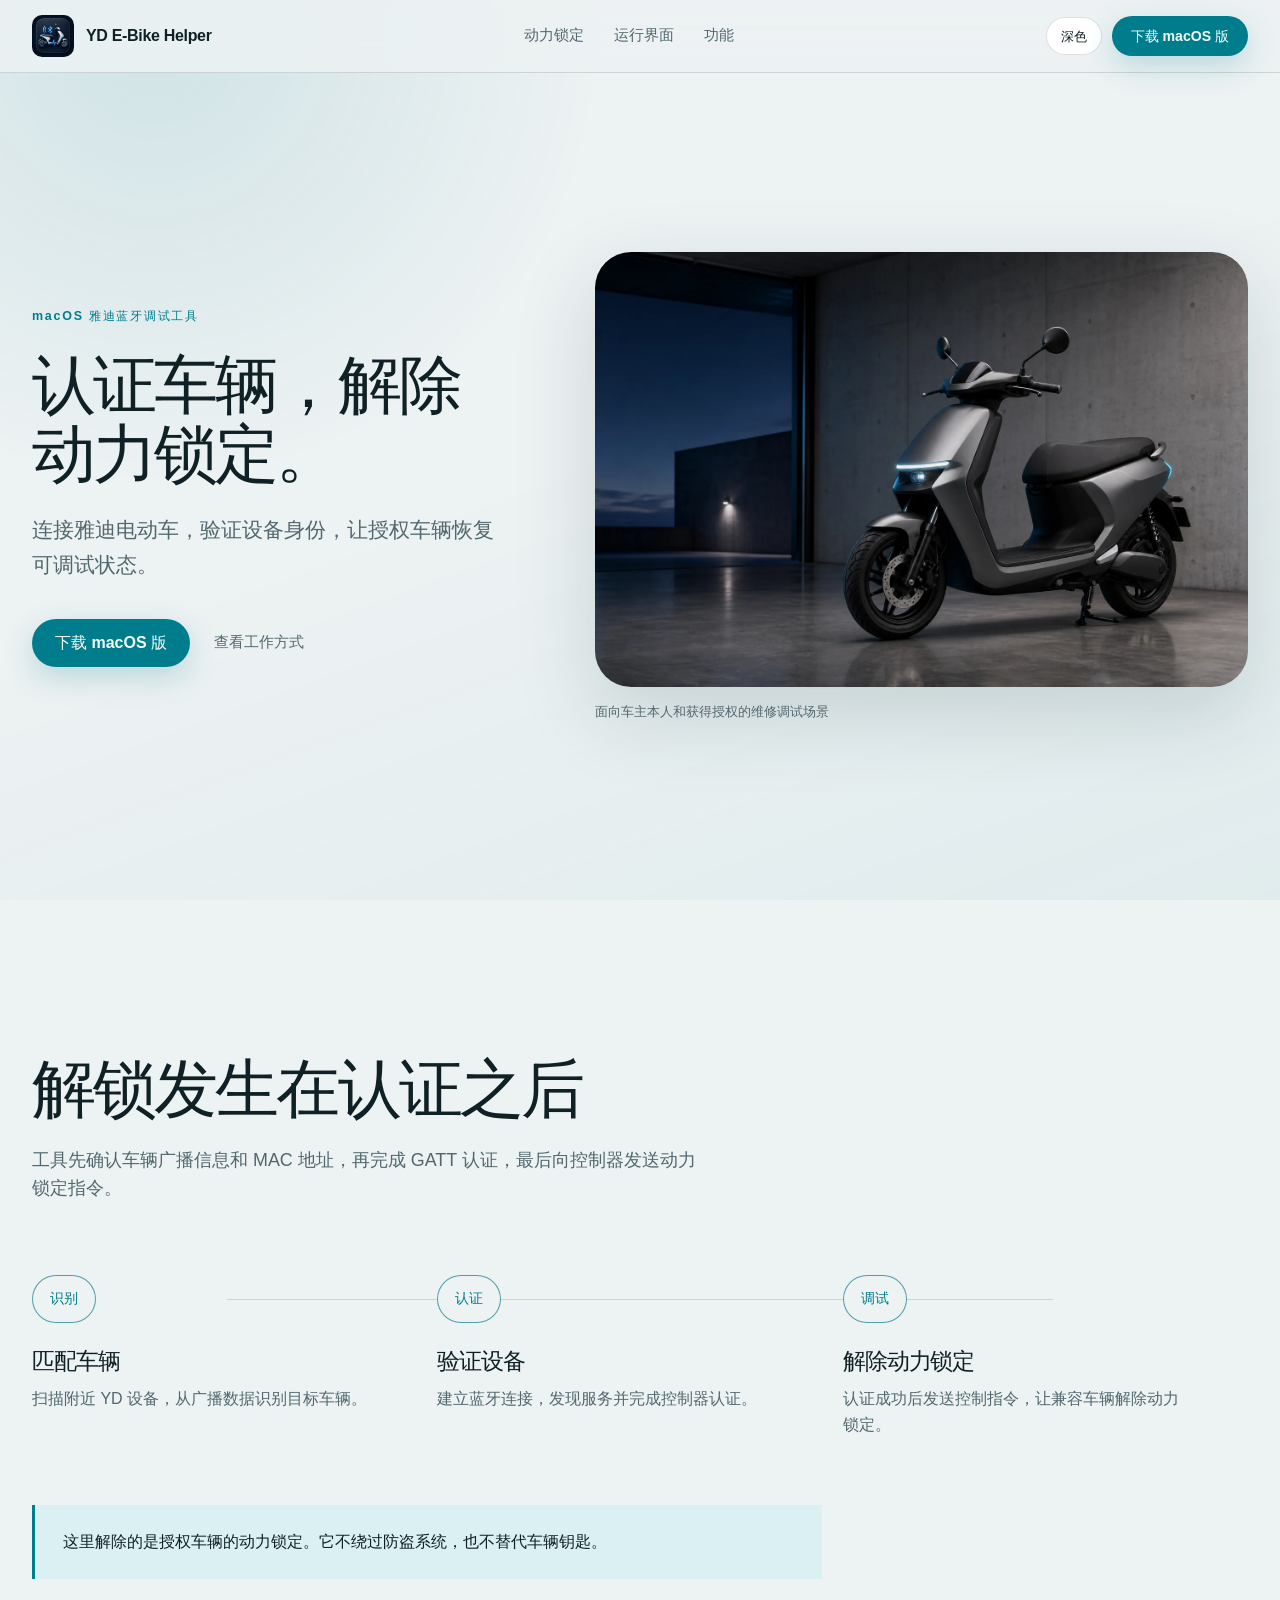
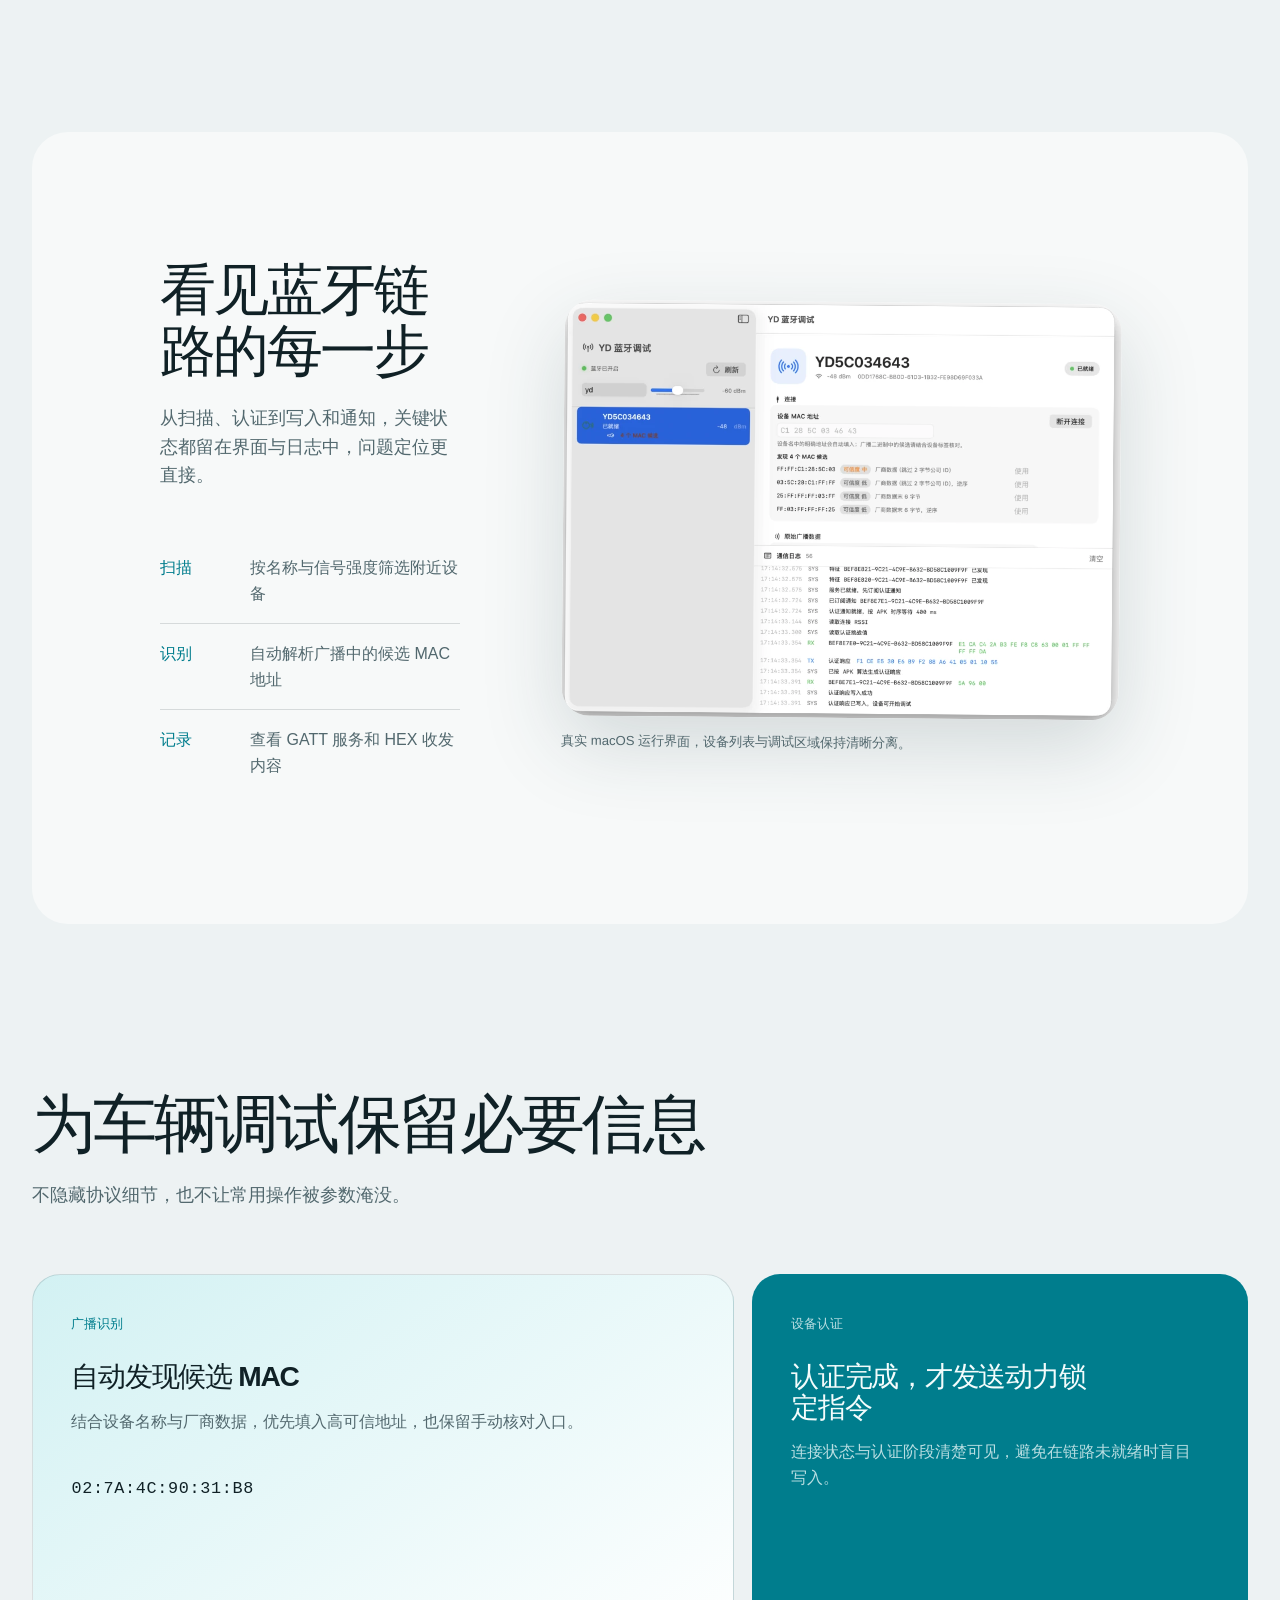
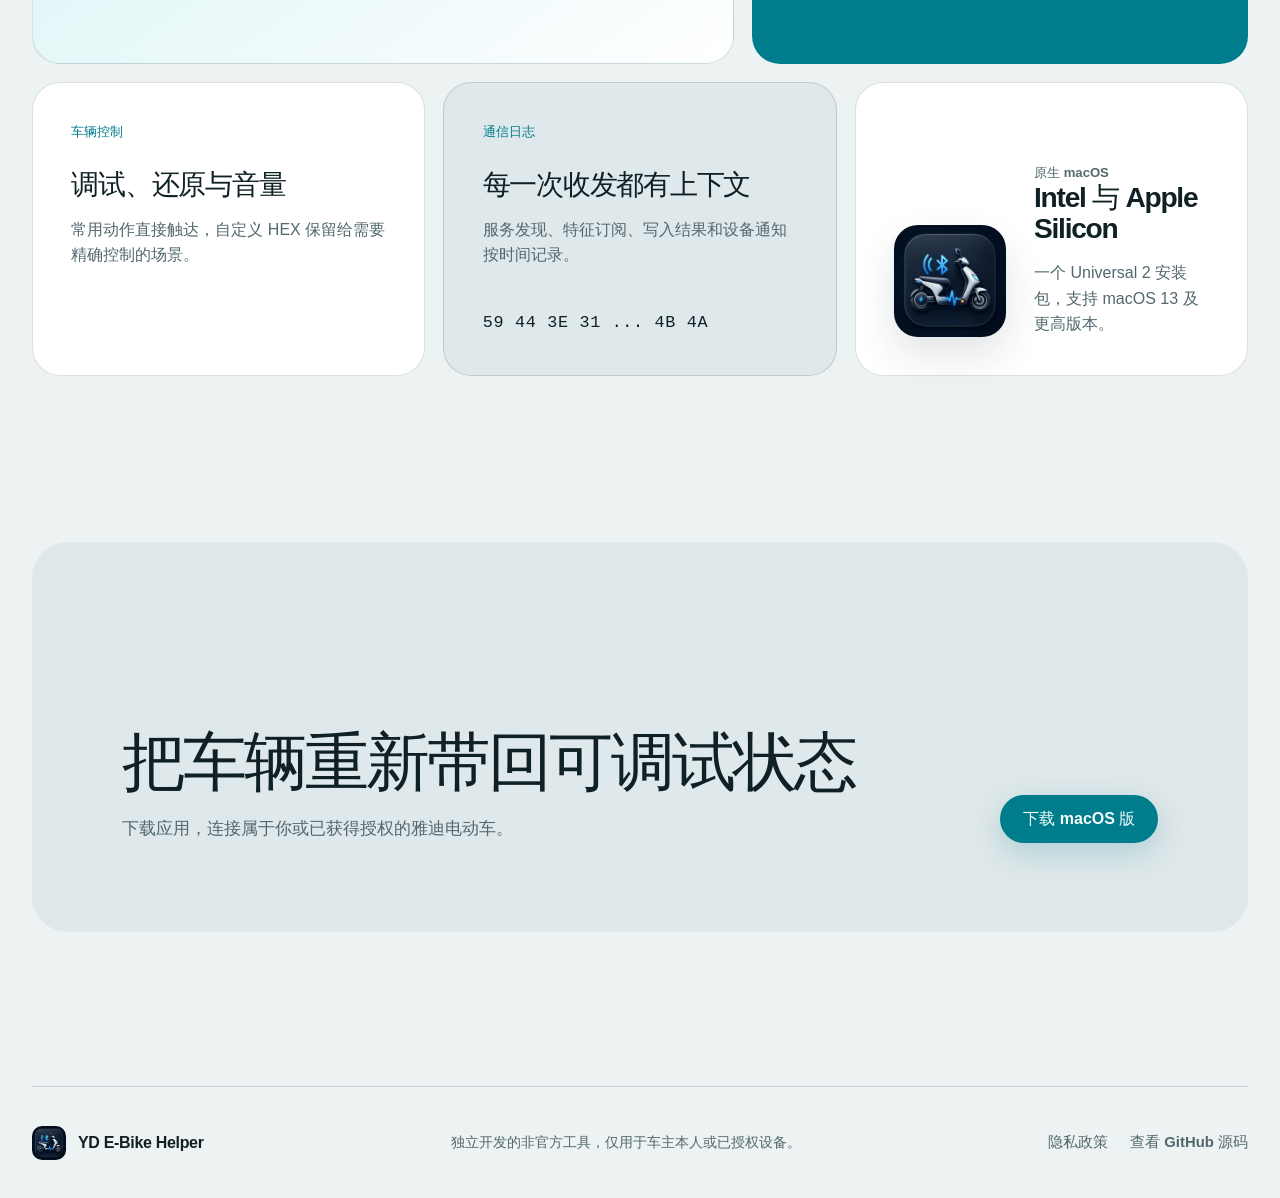
<file: docs/index.html>
<!doctype html>
<html lang="zh-CN">
<head>
  <meta charset="utf-8">
  <meta name="viewport" content="width=device-width, initial-scale=1">
  <meta name="description" content="YD E-Bike Helper 是一款雅迪电动车 BLE 蓝牙调试工具，支持设备扫描、认证、动力锁定管理、指令发送和通信日志。">
  <meta name="theme-color" content="#0a1215">
  <meta property="og:type" content="website">
  <meta property="og:title" content="YD E-Bike Helper">
  <meta property="og:description" content="连接雅迪电动车，完成设备认证，在授权范围内解除车辆动力锁定。">
  <meta property="og:image" content="https://cbdt-jwt.github.io/yd-ebike-helper/assets/hero-ebike.webp">
  <meta property="og:url" content="https://cbdt-jwt.github.io/yd-ebike-helper/">
  <title>YD E-Bike Helper | 雅迪电动车蓝牙调试工具</title>
  <link rel="icon" href="assets/app-icon.webp" type="image/webp">
  <link rel="preload" href="assets/hero-ebike.webp" as="image" type="image/webp">
  <script>document.documentElement.classList.add("js");</script>
  <link rel="stylesheet" href="styles.css">
  <script type="application/ld+json">
  {
    "@context": "https://schema.org",
    "@type": "SoftwareApplication",
    "name": "YD E-Bike Helper",
    "applicationCategory": "UtilitiesApplication",
    "operatingSystem": "macOS 13 or later",
    "description": "面向雅迪电动车的 macOS BLE 蓝牙调试工具。",
    "downloadUrl": "https://github.com/CBDT-JWT/yd-ebike-helper/releases/latest",
    "softwareVersion": "1.0.0"
  }
  </script>
</head>
<body>
  <a class="skip-link" href="#main">跳到主要内容</a>

  <header class="site-header">
    <nav class="nav-shell" aria-label="主导航">
      <a class="brand" href="#top" aria-label="YD E-Bike Helper 首页">
        <img src="assets/app-icon.webp" width="42" height="42" alt="">
        <span>YD E-Bike Helper</span>
      </a>

      <div class="nav-links">
        <a href="#unlock">动力锁定</a>
        <a href="#interface">运行界面</a>
        <a href="#features">功能</a>
      </div>

      <div class="nav-actions">
        <button class="theme-button" type="button" data-theme-toggle aria-label="切换明暗主题">主题</button>
        <a class="button button-small" href="https://github.com/CBDT-JWT/yd-ebike-helper/releases/latest">下载 macOS 版</a>
      </div>
    </nav>
  </header>

  <main id="main">
    <section class="hero" id="top">
      <div class="hero-copy">
        <p class="eyebrow">macOS 雅迪蓝牙调试工具</p>
        <h1>认证车辆，解除动力锁定。</h1>
        <p class="hero-summary">连接雅迪电动车，验证设备身份，让授权车辆恢复可调试状态。</p>
        <div class="hero-actions">
          <a class="button" href="https://github.com/CBDT-JWT/yd-ebike-helper/releases/latest">下载 macOS 版</a>
          <a class="text-link" href="#unlock">查看工作方式</a>
        </div>
      </div>

      <figure class="hero-visual">
        <img src="assets/hero-ebike.webp" width="1536" height="1024" fetchpriority="high" alt="一辆处于授权诊断环境中的现代电动车">
        <figcaption>面向车主本人和获得授权的维修调试场景</figcaption>
      </figure>
    </section>

    <section class="unlock-section reveal" id="unlock">
      <div class="unlock-intro">
        <h2>解锁发生在认证之后</h2>
        <p>工具先确认车辆广播信息和 MAC 地址，再完成 GATT 认证，最后向控制器发送动力锁定指令。</p>
      </div>

      <ol class="flow-list" aria-label="车辆动力锁定解除流程">
        <li>
          <span class="flow-marker">识别</span>
          <div>
            <h3>匹配车辆</h3>
            <p>扫描附近 YD 设备，从广播数据识别目标车辆。</p>
          </div>
        </li>
        <li>
          <span class="flow-marker">认证</span>
          <div>
            <h3>验证设备</h3>
            <p>建立蓝牙连接，发现服务并完成控制器认证。</p>
          </div>
        </li>
        <li>
          <span class="flow-marker">调试</span>
          <div>
            <h3>解除动力锁定</h3>
            <p>认证成功后发送控制指令，让兼容车辆解除动力锁定。</p>
          </div>
        </li>
      </ol>

      <p class="boundary-note">这里解除的是授权车辆的动力锁定。它不绕过防盗系统，也不替代车辆钥匙。</p>
    </section>

    <section class="interface-section reveal" id="interface">
      <div class="interface-copy">
        <h2>看见蓝牙链路的每一步</h2>
        <p>从扫描、认证到写入和通知，关键状态都留在界面与日志中，问题定位更直接。</p>

        <dl class="interface-facts">
          <div>
            <dt>扫描</dt>
            <dd>按名称与信号强度筛选附近设备</dd>
          </div>
          <div>
            <dt>识别</dt>
            <dd>自动解析广播中的候选 MAC 地址</dd>
          </div>
          <div>
            <dt>记录</dt>
            <dd>查看 GATT 服务和 HEX 收发内容</dd>
          </div>
        </dl>
      </div>

      <figure class="app-shot">
        <img src="assets/app-scan.webp" width="980" height="732" loading="lazy" alt="YD E-Bike Helper 正在扫描雅迪蓝牙设备的真实运行界面">
        <figcaption>真实 macOS 运行界面，设备列表与调试区域保持清晰分离。</figcaption>
      </figure>
    </section>

    <section class="features-section reveal" id="features">
      <div class="section-heading">
        <h2>为车辆调试保留必要信息</h2>
        <p>不隐藏协议细节，也不让常用操作被参数淹没。</p>
      </div>

      <div class="feature-grid">
        <article class="feature feature-mac">
          <p class="feature-label">广播识别</p>
          <h3>自动发现候选 MAC</h3>
          <p>结合设备名称与厂商数据，优先填入高可信地址，也保留手动核对入口。</p>
          <code aria-label="示例 MAC 地址">02:7A:4C:90:31:B8</code>
        </article>

        <article class="feature feature-auth">
          <p class="feature-label">设备认证</p>
          <h3>认证完成，才发送动力锁定指令</h3>
          <p>连接状态与认证阶段清楚可见，避免在链路未就绪时盲目写入。</p>
        </article>

        <article class="feature">
          <p class="feature-label">车辆控制</p>
          <h3>调试、还原与音量</h3>
          <p>常用动作直接触达，自定义 HEX 保留给需要精确控制的场景。</p>
        </article>

        <article class="feature feature-log">
          <p class="feature-label">通信日志</p>
          <h3>每一次收发都有上下文</h3>
          <p>服务发现、特征订阅、写入结果和设备通知按时间记录。</p>
          <code>59 44 3E 31 ... 4B 4A</code>
        </article>

        <article class="feature feature-platform">
          <img src="assets/app-icon.webp" width="112" height="112" loading="lazy" alt="">
          <div>
            <p class="feature-label">原生 macOS</p>
            <h3>Intel 与 Apple Silicon</h3>
            <p>一个 Universal 2 安装包，支持 macOS 13 及更高版本。</p>
          </div>
        </article>
      </div>
    </section>

    <section class="download-section reveal">
      <div>
        <h2>把车辆重新带回可调试状态</h2>
        <p>下载应用，连接属于你或已获得授权的雅迪电动车。</p>
      </div>
      <a class="button button-light" href="https://github.com/CBDT-JWT/yd-ebike-helper/releases/latest">下载 macOS 版</a>
    </section>
  </main>

  <footer>
    <div class="footer-brand">
      <img src="assets/app-icon.webp" width="34" height="34" loading="lazy" alt="">
      <span>YD E-Bike Helper</span>
    </div>
    <p>独立开发的非官方工具，仅用于车主本人或已授权设备。</p>
    <div class="footer-links">
      <a href="privacy.html">隐私政策</a>
      <a href="https://github.com/CBDT-JWT/yd-ebike-helper">查看 GitHub 源码</a>
    </div>
  </footer>

  <script src="script.js"></script>
</body>
</html>
</file>
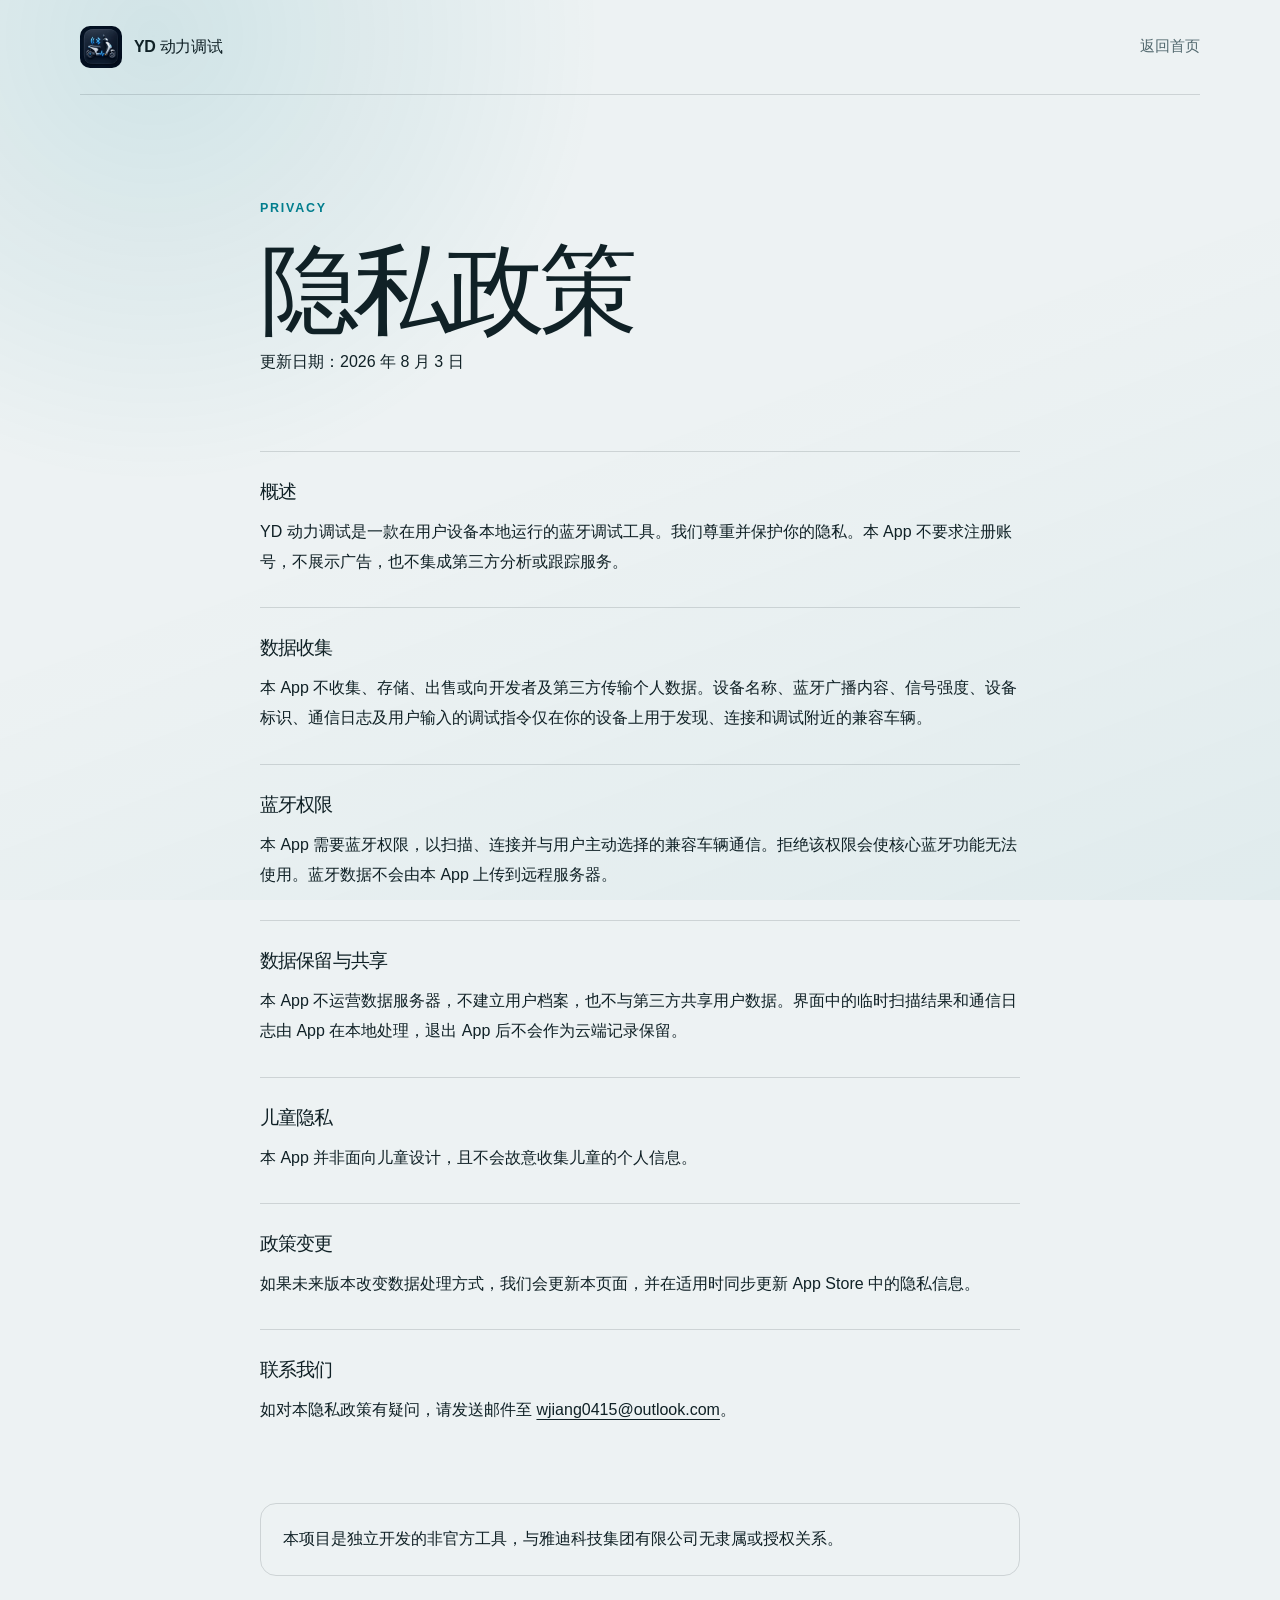
<file: docs/privacy.html>
<!doctype html>
<html lang="zh-CN">
<head>
  <meta charset="utf-8">
  <meta name="viewport" content="width=device-width, initial-scale=1">
  <meta name="description" content="YD 动力调试隐私政策。">
  <meta name="theme-color" content="#0a1215">
  <title>隐私政策 | YD 动力调试</title>
  <link rel="icon" href="assets/app-icon.webp" type="image/webp">
  <link rel="stylesheet" href="styles.css">
</head>
<body class="legal-page">
  <header class="legal-header">
    <a class="brand" href="./" aria-label="返回 YD E-Bike Helper 首页">
      <img src="assets/app-icon.webp" width="42" height="42" alt="">
      <span>YD 动力调试</span>
    </a>
    <a class="text-link" href="./">返回首页</a>
  </header>

  <main class="legal-shell">
    <p class="eyebrow">PRIVACY</p>
    <h1>隐私政策</h1>
    <p class="legal-updated">更新日期：2026 年 8 月 3 日</p>

    <section>
      <h2>概述</h2>
      <p>YD 动力调试是一款在用户设备本地运行的蓝牙调试工具。我们尊重并保护你的隐私。本 App 不要求注册账号，不展示广告，也不集成第三方分析或跟踪服务。</p>
    </section>

    <section>
      <h2>数据收集</h2>
      <p>本 App 不收集、存储、出售或向开发者及第三方传输个人数据。设备名称、蓝牙广播内容、信号强度、设备标识、通信日志及用户输入的调试指令仅在你的设备上用于发现、连接和调试附近的兼容车辆。</p>
    </section>

    <section>
      <h2>蓝牙权限</h2>
      <p>本 App 需要蓝牙权限，以扫描、连接并与用户主动选择的兼容车辆通信。拒绝该权限会使核心蓝牙功能无法使用。蓝牙数据不会由本 App 上传到远程服务器。</p>
    </section>

    <section>
      <h2>数据保留与共享</h2>
      <p>本 App 不运营数据服务器，不建立用户档案，也不与第三方共享用户数据。界面中的临时扫描结果和通信日志由 App 在本地处理，退出 App 后不会作为云端记录保留。</p>
    </section>

    <section>
      <h2>儿童隐私</h2>
      <p>本 App 并非面向儿童设计，且不会故意收集儿童的个人信息。</p>
    </section>

    <section>
      <h2>政策变更</h2>
      <p>如果未来版本改变数据处理方式，我们会更新本页面，并在适用时同步更新 App Store 中的隐私信息。</p>
    </section>

    <section>
      <h2>联系我们</h2>
      <p>如对本隐私政策有疑问，请发送邮件至 <a href="mailto:wjiang0415@outlook.com">wjiang0415@outlook.com</a>。</p>
    </section>

    <p class="legal-note">本项目是独立开发的非官方工具，与雅迪科技集团有限公司无隶属或授权关系。</p>
  </main>
</body>
</html>
</file>
<file: docs/styles.css>
:root {
  color-scheme: light;
  --page: #edf2f3;
  --page-raised: #f7f9f9;
  --surface: #ffffff;
  --surface-muted: #dfe8ea;
  --ink: #102126;
  --ink-soft: #52686e;
  --line: rgba(16, 33, 38, 0.14);
  --accent: #007d8d;
  --accent-soft: #cbeff1;
  --accent-ink: #f3fcfc;
  --shadow: 0 28px 80px rgba(33, 65, 72, 0.17);
  --radius-card: 28px;
  --radius-media: 36px;
  --radius-control: 999px;
  --content: min(1400px, calc(100vw - 64px));
  font-family: -apple-system, BlinkMacSystemFont, "SF Pro Display", "Helvetica Neue", sans-serif;
  font-synthesis: none;
}

:root[data-theme="dark"] {
  color-scheme: dark;
  --page: #0a1215;
  --page-raised: #0e191c;
  --surface: #132126;
  --surface-muted: #1b2c31;
  --ink: #edf5f6;
  --ink-soft: #9fb1b6;
  --line: rgba(218, 239, 242, 0.14);
  --accent: #65d0d8;
  --accent-soft: #12383e;
  --accent-ink: #07171a;
  --shadow: 0 30px 90px rgba(1, 11, 14, 0.5);
}

@media (prefers-color-scheme: dark) {
  :root:not([data-theme="light"]) {
    color-scheme: dark;
    --page: #0a1215;
    --page-raised: #0e191c;
    --surface: #132126;
    --surface-muted: #1b2c31;
    --ink: #edf5f6;
    --ink-soft: #9fb1b6;
    --line: rgba(218, 239, 242, 0.14);
    --accent: #65d0d8;
    --accent-soft: #12383e;
    --accent-ink: #07171a;
    --shadow: 0 30px 90px rgba(1, 11, 14, 0.5);
  }
}

* {
  box-sizing: border-box;
}

html {
  scroll-behavior: smooth;
}

section[id] {
  scroll-margin-top: 72px;
}

body {
  margin: 0;
  background: var(--page);
  color: var(--ink);
  font-size: 16px;
  line-height: 1.6;
  text-rendering: optimizeLegibility;
  -webkit-font-smoothing: antialiased;
}

body::before {
  position: fixed;
  inset: 0;
  z-index: -1;
  background:
    radial-gradient(circle at 12% 4%, color-mix(in srgb, var(--accent) 12%, transparent), transparent 28rem),
    linear-gradient(160deg, transparent 48%, color-mix(in srgb, var(--accent) 5%, transparent));
  content: "";
  pointer-events: none;
}

img {
  display: block;
  height: auto;
  max-width: 100%;
}

a {
  color: inherit;
}

button,
a {
  -webkit-tap-highlight-color: transparent;
}

button {
  font: inherit;
}

.skip-link {
  position: fixed;
  top: 12px;
  left: 12px;
  z-index: 10;
  padding: 10px 16px;
  border-radius: var(--radius-control);
  background: var(--ink);
  color: var(--page);
  transform: translateY(-160%);
  transition: transform 180ms ease;
}

.skip-link:focus {
  transform: translateY(0);
}

.site-header {
  position: sticky;
  top: 0;
  z-index: 5;
  border-bottom: 1px solid var(--line);
  background: color-mix(in srgb, var(--page) 86%, transparent);
  backdrop-filter: blur(20px) saturate(135%);
}

.nav-shell {
  width: var(--content);
  height: 72px;
  margin: 0 auto;
  display: grid;
  grid-template-columns: auto 1fr auto;
  align-items: center;
  gap: 32px;
}

.brand,
.footer-brand {
  display: inline-flex;
  align-items: center;
  gap: 12px;
  font-weight: 720;
  letter-spacing: -0.02em;
  text-decoration: none;
  white-space: nowrap;
}

.brand img,
.footer-brand img {
  border-radius: 10px;
}

.nav-links {
  justify-self: center;
  display: flex;
  align-items: center;
  gap: 30px;
}

.nav-links a,
footer a,
.text-link {
  color: var(--ink-soft);
  font-size: 0.93rem;
  font-weight: 620;
  text-decoration: none;
  transition: color 220ms ease;
}

.nav-links a:hover,
footer a:hover,
.text-link:hover {
  color: var(--ink);
}

.nav-actions {
  display: flex;
  align-items: center;
  gap: 10px;
}

.theme-button {
  min-width: 54px;
  min-height: 38px;
  padding: 0 14px;
  border: 1px solid var(--line);
  border-radius: var(--radius-control);
  background: var(--surface);
  color: var(--ink);
  cursor: pointer;
  font-size: 0.82rem;
  font-weight: 680;
  transition: transform 220ms cubic-bezier(0.16, 1, 0.3, 1), border-color 220ms ease;
}

.theme-button:hover {
  border-color: color-mix(in srgb, var(--accent) 55%, var(--line));
  transform: translateY(-2px);
}

.button {
  display: inline-flex;
  min-height: 48px;
  align-items: center;
  justify-content: center;
  padding: 0 22px;
  border: 1px solid transparent;
  border-radius: var(--radius-control);
  background: var(--accent);
  color: var(--accent-ink);
  font-weight: 740;
  line-height: 1;
  text-decoration: none;
  white-space: nowrap;
  box-shadow: 0 10px 30px color-mix(in srgb, var(--accent) 22%, transparent);
  transition: transform 240ms cubic-bezier(0.16, 1, 0.3, 1), box-shadow 240ms ease;
}

.button:hover {
  transform: translateY(-2px);
  box-shadow: 0 14px 36px color-mix(in srgb, var(--accent) 32%, transparent);
}

.button:active,
.theme-button:active {
  transform: translateY(1px) scale(0.99);
}

.button-small {
  min-height: 40px;
  padding-inline: 18px;
  font-size: 0.88rem;
}

.hero {
  width: var(--content);
  min-height: calc(100dvh - 72px);
  margin: 0 auto;
  padding: clamp(48px, 7vw, 80px) 0;
  display: grid;
  grid-template-columns: minmax(0, 0.84fr) minmax(480px, 1.16fr);
  align-items: center;
  gap: clamp(48px, 7vw, 108px);
}

.hero-copy {
  max-width: 650px;
}

.eyebrow {
  margin: 0 0 24px;
  color: var(--accent);
  font-size: 0.78rem;
  font-weight: 780;
  letter-spacing: 0.14em;
}

h1,
h2,
h3,
p {
  text-wrap: pretty;
}

h1,
h2,
h3 {
  margin-top: 0;
  line-height: 1.08;
  letter-spacing: -0.045em;
}

h1 {
  max-width: 720px;
  margin-bottom: 24px;
  font-size: clamp(3.1rem, 5vw, 4.8rem);
  font-weight: 760;
}

.hero-summary {
  max-width: 33rem;
  margin: 0;
  color: var(--ink-soft);
  font-size: clamp(1.08rem, 1.7vw, 1.32rem);
  line-height: 1.65;
}

.hero-actions {
  margin-top: 36px;
  display: flex;
  align-items: center;
  gap: 24px;
}

.hero-visual {
  margin: 0;
}

.hero-visual img {
  width: 100%;
  aspect-ratio: 3 / 2;
  object-fit: cover;
  border-radius: var(--radius-media);
  box-shadow: var(--shadow);
  transition: transform 700ms cubic-bezier(0.16, 1, 0.3, 1);
}

.hero-visual:hover img {
  transform: scale(1.012) rotate(0.2deg);
}

figcaption {
  margin-top: 14px;
  color: var(--ink-soft);
  font-size: 0.82rem;
}

.unlock-section,
.interface-section,
.features-section,
.download-section,
footer {
  width: var(--content);
  margin-inline: auto;
}

.unlock-section {
  padding: clamp(88px, 12vw, 176px) 0;
}

.unlock-intro {
  max-width: 770px;
}

h2 {
  margin-bottom: 22px;
  font-size: clamp(2.5rem, 5vw, 5rem);
  font-weight: 740;
}

.unlock-intro > p,
.interface-copy > p,
.section-heading > p {
  max-width: 42rem;
  margin: 0;
  color: var(--ink-soft);
  font-size: 1.12rem;
}

.flow-list {
  position: relative;
  margin: 72px 0 0;
  padding: 0;
  display: grid;
  grid-template-columns: repeat(3, 1fr);
  list-style: none;
}

.flow-list::before {
  position: absolute;
  top: 24px;
  right: 16%;
  left: 16%;
  height: 1px;
  background: var(--line);
  content: "";
}

.flow-list li {
  position: relative;
  padding-right: clamp(24px, 4vw, 70px);
}

.flow-marker {
  position: relative;
  z-index: 1;
  width: 64px;
  height: 48px;
  margin-bottom: 26px;
  display: grid;
  place-items: center;
  border: 1px solid color-mix(in srgb, var(--accent) 60%, var(--line));
  border-radius: var(--radius-control);
  background: var(--page);
  color: var(--accent);
  font-size: 0.86rem;
  font-weight: 800;
}

.flow-list h3 {
  margin-bottom: 12px;
  font-size: 1.45rem;
}

.flow-list p {
  max-width: 25rem;
  margin: 0;
  color: var(--ink-soft);
}

.boundary-note {
  max-width: 790px;
  margin: 68px 0 0;
  padding: 24px 28px;
  border-left: 3px solid var(--accent);
  background: color-mix(in srgb, var(--accent-soft) 55%, transparent);
  color: var(--ink);
  font-weight: 640;
}

.interface-section {
  padding: clamp(76px, 10vw, 140px);
  display: grid;
  grid-template-columns: minmax(270px, 0.7fr) minmax(480px, 1.3fr);
  align-items: center;
  gap: clamp(52px, 8vw, 120px);
  border-radius: var(--radius-media);
  background: var(--page-raised);
}

.interface-copy h2 {
  font-size: clamp(2.4rem, 4.4vw, 4.4rem);
}

.interface-facts {
  margin: 48px 0 0;
}

.interface-facts div {
  padding: 17px 0;
  display: grid;
  grid-template-columns: 72px 1fr;
  gap: 18px;
  border-bottom: 1px solid var(--line);
}

.interface-facts div:last-child {
  border-bottom: 0;
}

.interface-facts dt {
  color: var(--accent);
  font-weight: 760;
}

.interface-facts dd {
  margin: 0;
  color: var(--ink-soft);
}

.app-shot {
  margin: 0;
  transform: rotate(0.5deg);
}

.app-shot img {
  width: 100%;
  border-radius: var(--radius-card);
  box-shadow: var(--shadow);
}

.features-section {
  padding: clamp(100px, 13vw, 190px) 0;
}

.section-heading {
  max-width: 760px;
  margin-bottom: 64px;
}

.feature-grid {
  display: grid;
  grid-template-columns: repeat(12, 1fr);
  gap: 18px;
}

.feature {
  min-height: 280px;
  padding: clamp(28px, 3vw, 42px);
  grid-column: span 4;
  border: 1px solid var(--line);
  border-radius: var(--radius-card);
  background: var(--surface);
}

.feature h3 {
  max-width: 20ch;
  margin-bottom: 14px;
  font-size: clamp(1.55rem, 2.2vw, 2.15rem);
}

.feature > p:last-of-type,
.feature-platform p {
  max-width: 34rem;
  margin-bottom: 0;
  color: var(--ink-soft);
}

.feature-label {
  margin: 0 0 28px;
  color: var(--accent);
  font-size: 0.82rem;
  font-weight: 780;
  letter-spacing: 0;
}

.feature code {
  display: inline-block;
  margin-top: 42px;
  color: var(--ink);
  font-family: "SFMono-Regular", Consolas, monospace;
  font-size: clamp(0.84rem, 1.5vw, 1.05rem);
  letter-spacing: 0.04em;
}

.feature-mac {
  min-height: 390px;
  grid-column: span 7;
  background:
    linear-gradient(145deg, color-mix(in srgb, var(--accent-soft) 86%, var(--surface)), var(--surface));
}

.feature-auth {
  min-height: 390px;
  grid-column: span 5;
  border-color: transparent;
  background: var(--accent);
  color: var(--accent-ink);
}

.feature-auth .feature-label,
.feature-auth > p:last-child {
  color: color-mix(in srgb, var(--accent-ink) 76%, transparent);
}

.feature-log {
  background: var(--surface-muted);
}

.feature-platform {
  display: flex;
  align-items: flex-end;
  justify-content: space-between;
  gap: 28px;
}

.feature-platform img {
  flex: 0 0 auto;
  border-radius: 24px;
  box-shadow: 0 18px 38px color-mix(in srgb, var(--ink) 12%, transparent);
}

.download-section {
  min-height: 390px;
  margin-bottom: clamp(86px, 12vw, 160px);
  padding: clamp(48px, 7vw, 92px);
  display: grid;
  grid-template-columns: 1fr auto;
  align-items: end;
  gap: 44px;
  border-radius: var(--radius-media);
  background: var(--surface-muted);
  color: var(--ink);
  overflow: hidden;
}

.download-section h2 {
  max-width: 800px;
  margin-bottom: 18px;
  color: var(--ink);
}

.download-section p {
  max-width: 38rem;
  margin: 0;
  color: var(--ink-soft);
  font-size: 1.08rem;
}

.button-light {
  background: var(--accent);
  color: var(--accent-ink);
}

footer {
  min-height: 112px;
  padding: 32px 0;
  display: grid;
  grid-template-columns: auto 1fr auto;
  align-items: center;
  gap: 36px;
  border-top: 1px solid var(--line);
}

footer p {
  justify-self: center;
  margin: 0;
  color: var(--ink-soft);
  font-size: 0.86rem;
  text-align: center;
}

.js .reveal {
  opacity: 0;
  transform: translateY(34px);
}

.js .reveal.is-visible {
  opacity: 1;
  transform: translateY(0);
  transition:
    opacity 700ms cubic-bezier(0.16, 1, 0.3, 1),
    transform 700ms cubic-bezier(0.16, 1, 0.3, 1);
}

@media (max-width: 1050px) {
  :root {
    --content: min(100% - 40px, 960px);
  }

  .nav-links {
    display: none;
  }

  .nav-shell {
    grid-template-columns: 1fr auto;
  }

  .hero {
    min-height: auto;
    grid-template-columns: 1fr;
    gap: 48px;
  }

  .hero-copy {
    padding-top: 32px;
  }

  .hero-visual {
    width: min(100%, 850px);
    justify-self: end;
  }

  .interface-section {
    padding: clamp(38px, 7vw, 72px);
    grid-template-columns: 1fr;
  }

  .interface-copy {
    max-width: 660px;
  }

  .feature {
    grid-column: span 6;
  }

  .feature-mac,
  .feature-auth {
    grid-column: span 6;
  }

  .feature-platform {
    grid-column: 1 / -1;
  }
}

@media (max-width: 767px) {
  :root {
    --content: calc(100% - 32px);
    --radius-card: 22px;
    --radius-media: 26px;
  }

  .site-header {
    position: relative;
  }

  .nav-shell {
    height: 68px;
    gap: 12px;
  }

  .brand span {
    font-size: 0.92rem;
  }

  .brand img {
    width: 36px;
    height: 36px;
  }

  .nav-actions {
    gap: 7px;
  }

  .theme-button {
    min-width: 48px;
    padding-inline: 10px;
  }

  .button-small {
    display: none;
  }

  .hero {
    min-height: calc(100dvh - 68px);
    padding: 28px 0;
    grid-template-columns: 1fr;
    gap: 24px;
  }

  .hero-copy {
    padding-top: 0;
  }

  .eyebrow {
    margin-bottom: 12px;
  }

  h1 {
    font-size: clamp(2.8rem, 13vw, 3.8rem);
  }

  .hero-actions {
    margin-top: 24px;
    align-items: center;
    flex-direction: row;
    gap: 16px;
  }

  .hero-visual img {
    aspect-ratio: 16 / 9;
    object-position: center 58%;
  }

  .hero-visual figcaption {
    display: none;
  }

  .unlock-section {
    padding: 96px 0;
  }

  .flow-list {
    margin-top: 50px;
    grid-template-columns: 1fr;
    gap: 38px;
  }

  .flow-list::before {
    top: 24px;
    bottom: 24px;
    left: 31px;
    width: 1px;
    height: auto;
  }

  .flow-list li {
    padding: 0;
    display: grid;
    grid-template-columns: 64px 1fr;
    gap: 22px;
  }

  .flow-marker {
    margin: 0;
  }

  .boundary-note {
    margin-top: 52px;
    padding: 20px 22px;
  }

  .interface-section {
    width: 100%;
    padding: 72px 16px;
    border-radius: 0;
  }

  .app-shot {
    transform: none;
  }

  .features-section {
    padding: 104px 0;
  }

  .section-heading {
    margin-bottom: 46px;
  }

  .feature-grid {
    grid-template-columns: 1fr;
    gap: 14px;
  }

  .feature,
  .feature-mac,
  .feature-auth,
  .feature-platform {
    min-height: auto;
    padding: 30px;
    grid-column: 1;
  }

  .feature-platform {
    align-items: flex-start;
    flex-direction: column-reverse;
  }

  .feature-platform img {
    width: 86px;
    height: 86px;
  }

  .download-section {
    min-height: 440px;
    padding: 42px 28px;
    grid-template-columns: 1fr;
    align-items: end;
  }

  .download-section .button {
    width: 100%;
  }

  footer {
    padding: 42px 0;
    grid-template-columns: 1fr;
    justify-items: start;
    gap: 20px;
  }

  footer p {
    justify-self: start;
    text-align: left;
  }
}

@media (prefers-reduced-motion: reduce) {
  html {
    scroll-behavior: auto;
  }

  *,
  *::before,
  *::after {
    scroll-behavior: auto !important;
    transition-duration: 0.01ms !important;
    animation-duration: 0.01ms !important;
    animation-iteration-count: 1 !important;
  }

  .js .reveal {
    opacity: 1;
    transform: none;
  }
}

@supports not (backdrop-filter: blur(1px)) {
  .site-header {
    background: var(--page);
  }
}

.footer-links {
  display: flex;
  gap: 22px;
  align-items: center;
}

.legal-page {
  min-height: 100vh;
  background: var(--page);
}

.legal-header {
  width: min(1120px, calc(100% - 40px));
  margin: 0 auto;
  padding: 26px 0;
  display: flex;
  align-items: center;
  justify-content: space-between;
  border-bottom: 1px solid var(--line);
}

.legal-shell {
  width: min(760px, calc(100% - 40px));
  margin: 0 auto;
  padding: 104px 0 120px;
}

.legal-shell > h1 {
  margin: 10px 0 12px;
  font-size: clamp(3.2rem, 8vw, 6.2rem);
  line-height: 0.95;
  letter-spacing: -0.06em;
}

.legal-updated {
  margin: 0 0 76px;
  color: var(--muted);
}

.legal-shell section {
  padding: 30px 0;
  border-top: 1px solid var(--line);
}

.legal-shell section h2 {
  margin: 0 0 14px;
  font-size: 1.2rem;
}

.legal-shell section p,
.legal-note {
  margin: 0;
  color: var(--muted);
  font-size: 1rem;
  line-height: 1.9;
}

.legal-shell a {
  color: inherit;
  text-underline-offset: 4px;
}

.legal-note {
  margin-top: 48px;
  padding: 20px 22px;
  border: 1px solid var(--line);
  border-radius: 16px;
}

@media (max-width: 680px) {
  .legal-shell {
    padding: 72px 0 92px;
  }

  .legal-updated {
    margin-bottom: 52px;
  }
}
</file>
